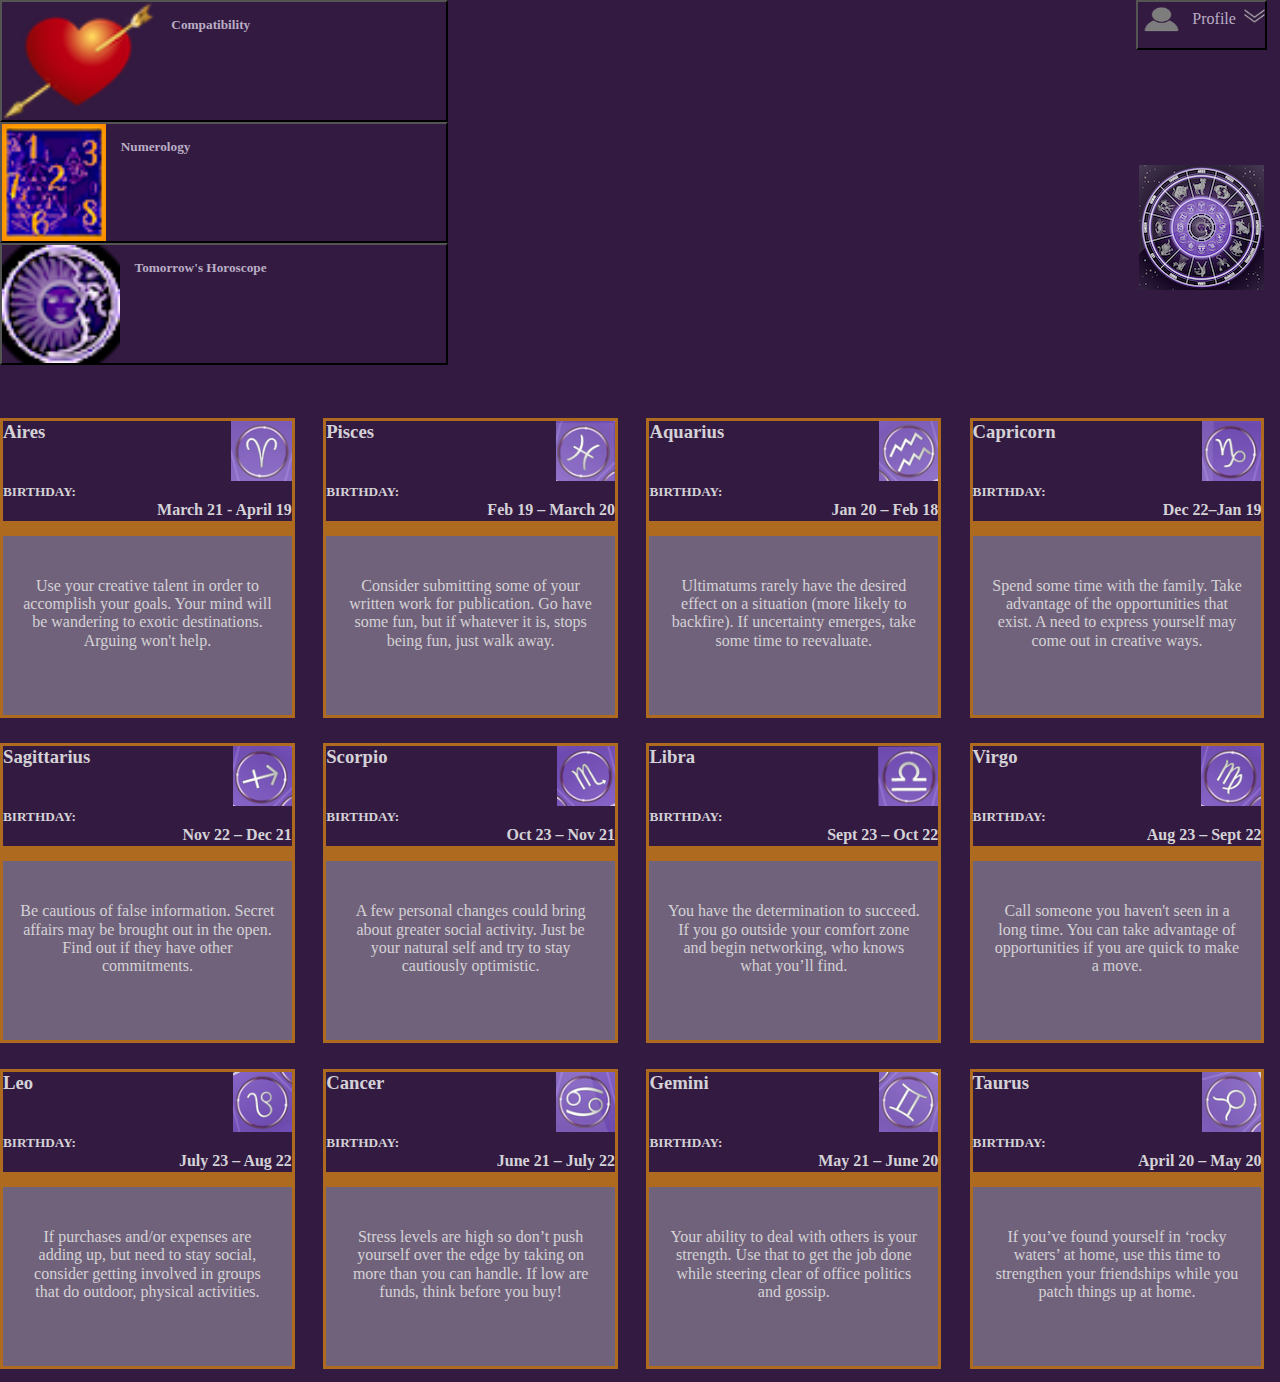
<file: index.html>
<!DOCTYPE html>
<html lang="en">
    <head>
        <meta charset="UTF-8">
        <meta name="viewport" content="width=device-width, initial-scale=1.0">
        <link rel="stylesheet" type="text/css" href="./styles/normalize.css">
        <link rel="stylesheet" type="text/css" href="./styles.css">            
        <title>SW STATIC COMP 1</title>
    </head>  
    <body>
        <section class="header">
            <section class="nav-buttons header-section">
                <button class="nav-button heart-compatible-btn">
                    <img src="./assets/Red_heart.png" alt="red-heart-arrow" id="nav-icon"> 
                    <h5 class="nav-text">Compatibility</h5>
                </button>
                <button class="nav-button numerology-btn">
                    <img src="./assets/numerology_icon.png" alt="numerology" id="nav-icon">
                    <h5 class="nav-text">Numerology</h5>               
                </button>
                <button class="nav-button heart-compatible-btn">
                    <img src="./assets/tomorrow.png" alt="sun-moon-purple" id="nav-icon">
                    <h5 class="nav-text">Tomorrow's Horoscope</h5>               
                </button>
            </section>
            <section class="profile header-section">
                <button class="profile-button">
                    <div class="profile-icon">
                        <img class="profile-img" src="./assets/profile.png" alt="profile-gray" id="icon">
                        <p class="profile-text">Profile</p>
                        <img class="profile-arrow-icon" src="./assets/profile_down-20x20px.png" alt="arrow-hamburger-icon" id="icon">
                    </div>
                </button>        
                <div class="logo header-section">
                    <img class="website-logo" src="./assets/purple_circle_icon.png" alt="purple-zodiak-wheel" id="icon">
                </div>
            </section>
        </section>
        <section class="home" alt="HOME">     
            <div class="section row row1 group">
                <div class="col span_1_of_4" alt="1-11" id="r1c1" name="Aires">
                    <main class="full-card"> 
                        <section class="a">   
                            <section id="a1">
                                <section class="b c m">
                                    <div class='fill-2'><h3>Aires</h3></div>
                                    <div class='two'>
                                        <img src="./assets/HOROSCOPES/symbols/aires.png" alt="aires symbol"></div>
                                </section>
                                <section class="b f n">
                                    <div class='one'><h5>BIRTHDAY:</h5></div>      
                                    <div class='fill-1'><h4>March 21 - April 19</h4></div>
                                </section>
                            </section>    
                            <section id="a2">   
                                <section class="b g p"></section>
                                <section class="b h r"><p>Use your creative talent in order to accomplish your goals. Your mind will be wandering to exotic destinations. Arguing won't help.</p></section>
                                <section class="b j s"></section>
                            </section>   
                        </section>          
                    </main>                           
                </div>
                <div class="col span_1_of_4" alt="2-12" id="r1c2" name="Pisces">
                    <main class="full-card"> 
                        <section class="a">   
                            <section id="a1">
                                <section class="b c m">
                                    <div class='fill-2'><h3>Pisces</h3></div>
                                    <div class='two'><img class="symbol" src="./assets/HOROSCOPES/symbols/pisces.png" alt="pisces symbol"></div>
                                </section>
                                <section class="b f n">
                                    <div class='one'><h5>BIRTHDAY:</h5></div>       
                                    <div class='fill-1'><h4>Feb 19 – March 20</h4></div>
                                </section>
                            </section>    
                            <section id="a2">   
                                <section class="b g p"></section>
                                <section class="b h r"><p>Consider submitting some of your written work for publication.  Go have some fun, but if whatever it is, stops being fun, just walk away.</p></section>
                                <section class="b j s"></section>
                            </section>   
                        </section>          
                    </main>                
                </div>
                <div class="col span_1_of_4" alt="3-13" id="r1c3" name="Aquarius">
                    <main class="full-card"> 
                        <section class="a">   
                            <section id="a1">
                                <section class="b c m">
                                    <div class='fill-2'><h3>Aquarius</h3></div>
                                    <div class='two'><img class="symbol" src="./assets/HOROSCOPES/symbols/aquarius.png" alt="aquarius symbol"></div>
                                </section>
                                <section class="b f n">
                                    <div class='one'><h5>BIRTHDAY:</h5></div>       
                                    <div class='fill-1'><h4>Jan 20 – Feb 18</h4></div>
                                </section>
                            </section>    
                            <section id="a2">   
                                <section class="b g p"></section>
                                <section class="b h r"><p>Ultimatums rarely have the desired effect on a situation (more likely to  backfire). If uncertainty emerges, take some time to reevaluate.</p></section>
                                <section class="b j s"></section>
                            </section>   
                        </section>          
                    </main>
                </div>
                <div class="col span_1_of_4" alt="4-14" id="r1c4" name="Capricorn">
                    <main class="full-card"> 
                        <section class="a">   
                            <section id="a1">
                                <section class="b c m">
                                    <div class='fill-2'><h3>Capricorn</h3></div>
                                    <div class='two'><img class="symbol" src="./assets/HOROSCOPES/symbols/capricorn.png" alt="capricorn symbol"></div>
                                </section>
                                <section class="b f n">
                                    <div class='one'><h5>BIRTHDAY:</h5></div>       
                                    <div class='fill-1'><h4>Dec 22–Jan 19</h4></div>
                                </section>
                            </section>    
                            <section id="a2">   
                                <section class="b g p"></section>
                                <section class="b h r"><p>Spend some time with the family.  Take advantage of the opportunities that exist. A need to express yourself may come out in creative ways.</p></section>
                                <section class="b j s"></section>
                            </section>   
                        </section>          
                    </main>
                </div>
            </div>
            <div class="section row row2 group">
                <div class="col span_1_of_4" alt="5-21" id="r2c1" name="Sagittarius">
                    <main class="full-card"> 
                        <section class="a">   
                            <section id="a1">
                                <section class="b c m">
                                    <div class='fill-2'><h3>Sagittarius</h3></div>
                                    <div class='two'><img class="symbol" src="./assets/HOROSCOPES/symbols/sagittarius.png" alt="sagittarius symbol"></div>
                                </section>
                                <section class="b f n">
                                    <div class='one'><h5>BIRTHDAY:</h5></div>       
                                    <div class='fill-1'><h4>Nov 22 – Dec 21</h4></div>
                                </section>
                            </section>    
                            <section id="a2">   
                                <section class="b g p"></section>
                                <section class="b h r"><p>Be cautious of false information. Secret affairs may be brought out in the open. Find out if they have other commitments.</p></section>
                                <section class="b j s"></section>
                            </section>   
                        </section>          
                    </main>                           
                </div>                
                <div class="col span_1_of_4" alt="6-22" id="r2c2" name="Scorpio">
                    <main class="full-card"> 
                        <section class="a">   
                            <section id="a1">
                                <section class="b c m">
                                    <div class='fill-2'><h3>Scorpio</h3></div>
                                    <div class='two'><img class="symbol" src="./assets/HOROSCOPES/symbols/scorpio.png" alt="scorpio symbol"></div>
                                </section>
                                <section class="b f n">
                                    <div class='one'><h5>BIRTHDAY:</h5></div>       
                                    <div class='fill-1'><h4>Oct 23 – Nov 21</h4></div>
                                </section>
                            </section>    
                            <section id="a2">   
                                <section class="b g p"></section>
                                <section class="b h r"><p> A few personal changes could bring about greater social activity. Just be your natural self and try to stay cautiously optimistic.</p></section>
                                <section class="b j s"></section>
                            </section>   
                        </section>          
                    </main>                
                </div>
                <div class="col span_1_of_4" alt="7-23" id="r2c3" name="Libra">
                    <main class="full-card"> 
                        <section class="a">   
                            <section id="a1">
                                <section class="b c m">
                                    <div class='fill-2'><h3>Libra</h3></div>
                                    <div class='two'><img class="symbol" src="./assets/HOROSCOPES/symbols/libra.png" alt="libra symbol"></div>
                                </section>
                                <section class="b f n">
                                    <div class='one'><h5>BIRTHDAY:</h5></div>       
                                    <div class='fill-1'><h4>Sept 23 – Oct 22</h4></div>
                                </section>
                            </section>    
                            <section id="a2">   
                                <section class="b g p"></section>
                                <section class="b h r"><p>You have the determination to succeed.  If you go outside your comfort zone and begin networking, who knows what you’ll find.</p></section>
                                <section class="b j s"></section>
                            </section>   
                        </section>          
                    </main>                           
                </div>
                <div class="col span_1_of_4" alt="8-24" id="r2c4" name="Virgo">
                    <main class="full-card"> 
                        <section class="a">   
                            <section id="a1">
                                <section class="b c m">
                                    <div class='fill-2'><h3>Virgo</h3></div>
                                    <div class='two'><img class="symbol" src="./assets/HOROSCOPES/symbols/virgo.png" alt="virgo symbol"></div>
                                </section>
                                <section class="b f n">
                                    <div class='one'><h5>BIRTHDAY:</h5></div>       
                                    <div class='fill-1'><h4>Aug 23 – Sept 22</h4></div>
                                </section>
                            </section>    
                            <section id="a2">   
                                <section class="b g p"></section>
                                <section class="b h r"><p>Call someone you haven't seen in a long time. You can take advantage of opportunities if you are quick to make a move.</p></section>
                                <section class="b j s"></section>
                            </section>   
                        </section>          
                    </main>                       
                </div>
            </div>
            <div class="section row row3 group">
                <div class="col span_1_of_4" alt="9-31" id="r3c1" name="Leo">
                    <main class="full-card"> 
                        <section class="a">   
                            <section id="a1">
                                <section class="b c m">
                                    <div class='fill-2'><h3>Leo</h3></div>
                                    <div class='two'><img class="symbol" src="./assets/HOROSCOPES/symbols/leo.png" alt="leo symbol"></div>
                                </section>
                                <section class="b f n">
                                    <div class='one'><h5>BIRTHDAY:</h5></div>       
                                    <div class='fill-1'><h4>July 23 – Aug 22</h4></div>
                                </section>
                            </section>    
                            <section id="a2">   
                                <section class="b g p"></section>
                                <section class="b h r"><p>If purchases and/or expenses are adding up, but need to stay social, consider getting involved in groups that do outdoor, physical activities.</p> </section>
                                <section class="b j s"></section>
                            </section>   
                        </section>          
                    </main>                           
                </div>                                    
                <div class="col span_1_of_4" alt="10-32" id="r3c2" name="Cancer">
                    <main class="full-card"> 
                        <section class="a">   
                            <section id="a1">
                                <section class="b c m">
                                    <div class='fill-2'><h3>Cancer</h3></div>
                                    <div class='two'><img class="symbol" src="./assets/HOROSCOPES/symbols/cancer.png" alt="cancer symbol"></div>
                                </section>
                                <section class="b f n">
                                    <div class='one'><h5>BIRTHDAY:</h5></div>       
                                    <div class='fill-1'><h4>June 21 – July 22</h4></div>
                                </section>
                            </section>    
                            <section id="a2">   
                                <section class="b g p"></section>
                                <section class="b h r"><p>Stress levels are high so don’t push yourself over the edge by taking on more than you can handle.  If low are funds, think before you buy!</p></section>
                                <section class="b j s"></section>
                            </section>   
                        </section>          
                    </main>                
                </div>
                <div class="col span_1_of_4" alt="11-33" id="r3c3" name="Gemini">
                    <main class="full-card"> 
                        <section class="a">   
                            <section id="a1">
                                <section class="b c m">
                                    <div class='fill-2'><h3>Gemini</h3></div>
                                    <div class='two'><img class="symbol" src="./assets/HOROSCOPES/symbols/gemini.png" alt="gemini symbol"></div>
                                </section>
                                <section class="b f n">
                                    <div class='one'><h5>BIRTHDAY:</h5></div>       
                                    <div class='fill-1'><h4>May 21 – June 20</h4></div>
                                </section>
                            </section>    
                            <section id="a2">   
                                <section class="b g p"></section>
                                <section class="b h r"><p>Your ability to deal with others is your strength.  Use that to get the job done while steering clear of office politics and gossip.</p></section>
                                <section class="b j s"></section>
                            </section>   
                        </section>          
                    </main>                           
                </div>
                <div class="col span_1_of_4" alt="12-34" id="r3c4" name= "Taurus">
                    <main class="full-card"> 
                        <section class="a">   
                            <section id="a1">
                                <section class="b c m">
                                    <div class='fill-2'><h3>Taurus</h3></div>
                                    <div class='two'><img class="symbol" src="./assets/HOROSCOPES/symbols/taurus.png" alt="taurus symbol"></div>
                                </section>
                                <section class="b f n">
                                    <div class='one'><h5>BIRTHDAY:</h5></div>       
                                    <div class='fill-1'><h4>April 20 – May 20</h4></div>
                                </section>
                            </section>    
                            <section id="a2">   
                                <section class="b g p"></section>
                                <section class="b h r"><p>If you’ve found yourself in ‘rocky waters’ at home, use this time to strengthen your friendships while you patch things up at home.</p></section>
                                <section class="b j s"></section>
                            </section>   
                        </section>          
                    </main>                       
                </div>
            </div>
        </section>
    </body>
</html>
</file>
<file: styles.css>
body {
  box-sizing: border-box;
  width: 100%;
  height: 100%;  
  background-color: #B9ADC4;
}

section {
  box-sizing: border-box;
}

h6, h5, h4, h3, h2, p {
  margin: 0;
}

.nav-text {
  text-align: center;
  margin: 10px;
  padding: 5px;
}

.header {
  height: 45vh;
  width: 100%;
  background-color: #331A41;
  display: flex;
}

button {
  padding: 0;
  margin: 0;
}

.nav-buttons {
  width: 50%;
  height: 40vh;
}

.profile  {
  display: grid;
  width: 50%;
  height: auto;
  justify-content: flex-end;
  padding-right: 1%;
}

.nav-button, .profile-button, .profile-icon {
  display: flex;
  background-color: #331A41;
  color: #B9ADC4;
}

.nav-button {
  width: 70%;
  height: 13.5vh;
}

.profile-button {
  width: auto;
  height: 50px;
}

.profile-icon {
  width: 100%;
}

.profile-img {
  width: 75%;
  height: 75%;
}

.profile-arrow-icon {
  height: 35%;
  width: 35%;
  padding-top: 5%;
}

.profile-text b{
  margin: 0%;
}

.logo {
  display: grid;
  justify-content: flex-end;
}

.website-logo {
  box-sizing: border-box;
  border: 3px #331A41 solid;
}

.title {
  height: 7vh;
}
  
.home {
  background-color: #331A41 ;
  padding: 0%;
}
  
.hidden {
  display: none;
}

/************  div SECTIONS *********/
  
.section {
  clear: both;
  padding: 0px;
  margin: 0px;
}
  
/**********  COLUMN SETUP  ***********/

.col {
  display: block;
  float: left;
  margin: 1% 0% 1% 1%;
}

.col:first-child {
  margin-left: 0%;
}

/************ GROUPING ********/

.group:before,
.group:after {
  content: "";
  display: table;
}

.group:after {
  clear: both;
}

.group {
  zoom: 1;
}

/**********  GRID OF FOUR  **********/
/************************************/

.span_4_of_4 {
  width: 100%;
}

.span_3_of_4 {
  width: 74.75%;
}

.span_2_of_4 {
  width: 49%.5;
}

.span_1_of_4 {
  width: 24.25%;
}

/********* FULL-CARDS **********/
/********* CARD FONT **********/

h1 {
  display: grid;
  margin: 1%;
  justify-content: left;
  font-size: 10px; 
  border: cyan .5px solid;
}

h2 {
  padding-top: 0;
  padding-bottom: 5px;
}
  
p {
  margin: 5%;
  padding: 1%;
  text-align: center;
}
/******* FULL-CARD ********/

.full-card {
  display: grid;
  width: 100%;
  height: auto;
}

.a {
  display: grid;
  grid-template-rows: 1fr 2fr;  
  width: 95%;
  height: 300px;
  border: #AE6A1F 3px solid;  
}
  
/******* CARD-TOP ********/

#a1 {
  display: grid;
  grid-template-rows: 3fr 2fr;  
  height: 100%;   
  background-color: #331A41;
  color: #D4D2D6 ;
}

.f {  
  display: grid;
  background-color: #331A41;
  margin-top: 3px;
}

.c {
  display: inline-flex;
  background-color: #331A41;
  height: 60px;
} 

/******* CARD-BOTTOM ********/

#a2 {
  box-sizing: border-box;
  display: grid;
  grid-template-rows: auto auto auto;
  height: 100%;      
  background-color: #71627B;
  color: #D4D2D6;
  border-top: #AE6A1F 15px solid;     
}
  
.g, .h, .j, .k {
  width: 100%;
  display: flex;
  justify-content: center;
  height: 100%;    
}

.one {
  box-sizing: border-box;
  width: 100%;
  height: 50%;
}

.fill-1 {
  display: grid;
  justify-content: end;
  width: 100%;
  height: 50%;
}

.fill-2 {
  width: 60%;
}

.two {
  box-sizing: border-box;
  display: flex;
  justify-content: end;
  width: 40%;  
  height: 100%; 
}
  
  /**************** @MEDIA *****************/
  
@media only screen and (max-width: 775px) {
  
  .col {
    margin: 1% 0 1% 0%;
  }
  
  .span_4_of_4 {
    width: 100%;
  }
  
  .span_3_of_4 {
    width: 49.5%;
  }
  
  .span_2_of_4 {
    width: 100%;
  }
  
  .span_1_of_4 {
    width: 49.5%;
  }
}  

@media only screen and (max-width: 480px) {
    
  .col {
    margin: 1% 0 1% 0%;
  }

  .span_1_of_4,
  .span_2_of_4,
  .span_3_of_4,
  .span_4_of_4 {
    width: 100%;
    height: 360px;
  }

  .c {
    display: flex;
  }

  .f {
    display: flex;
  }

  .one {
    box-sizing: border-box;
    width: 50%;
  }

  .fill-1 {
    justify-content: flex-end;
    width: 50%;
    height: 100%;
  }

  .header {
    height: 60vh;
    width: 98%;    
  }

  .nav-menu {
    display: inline-flex;
  }

  input {
    border-radius: 50%;
    height: 60px;
    width: 60px;
    padding: 10px;
    margin: 5px;
  }

  .nav-button {
    width: 90%;
  }

  .nav-text {
    padding: 3%;
    margin: 1%;
  }    
}
</file>
